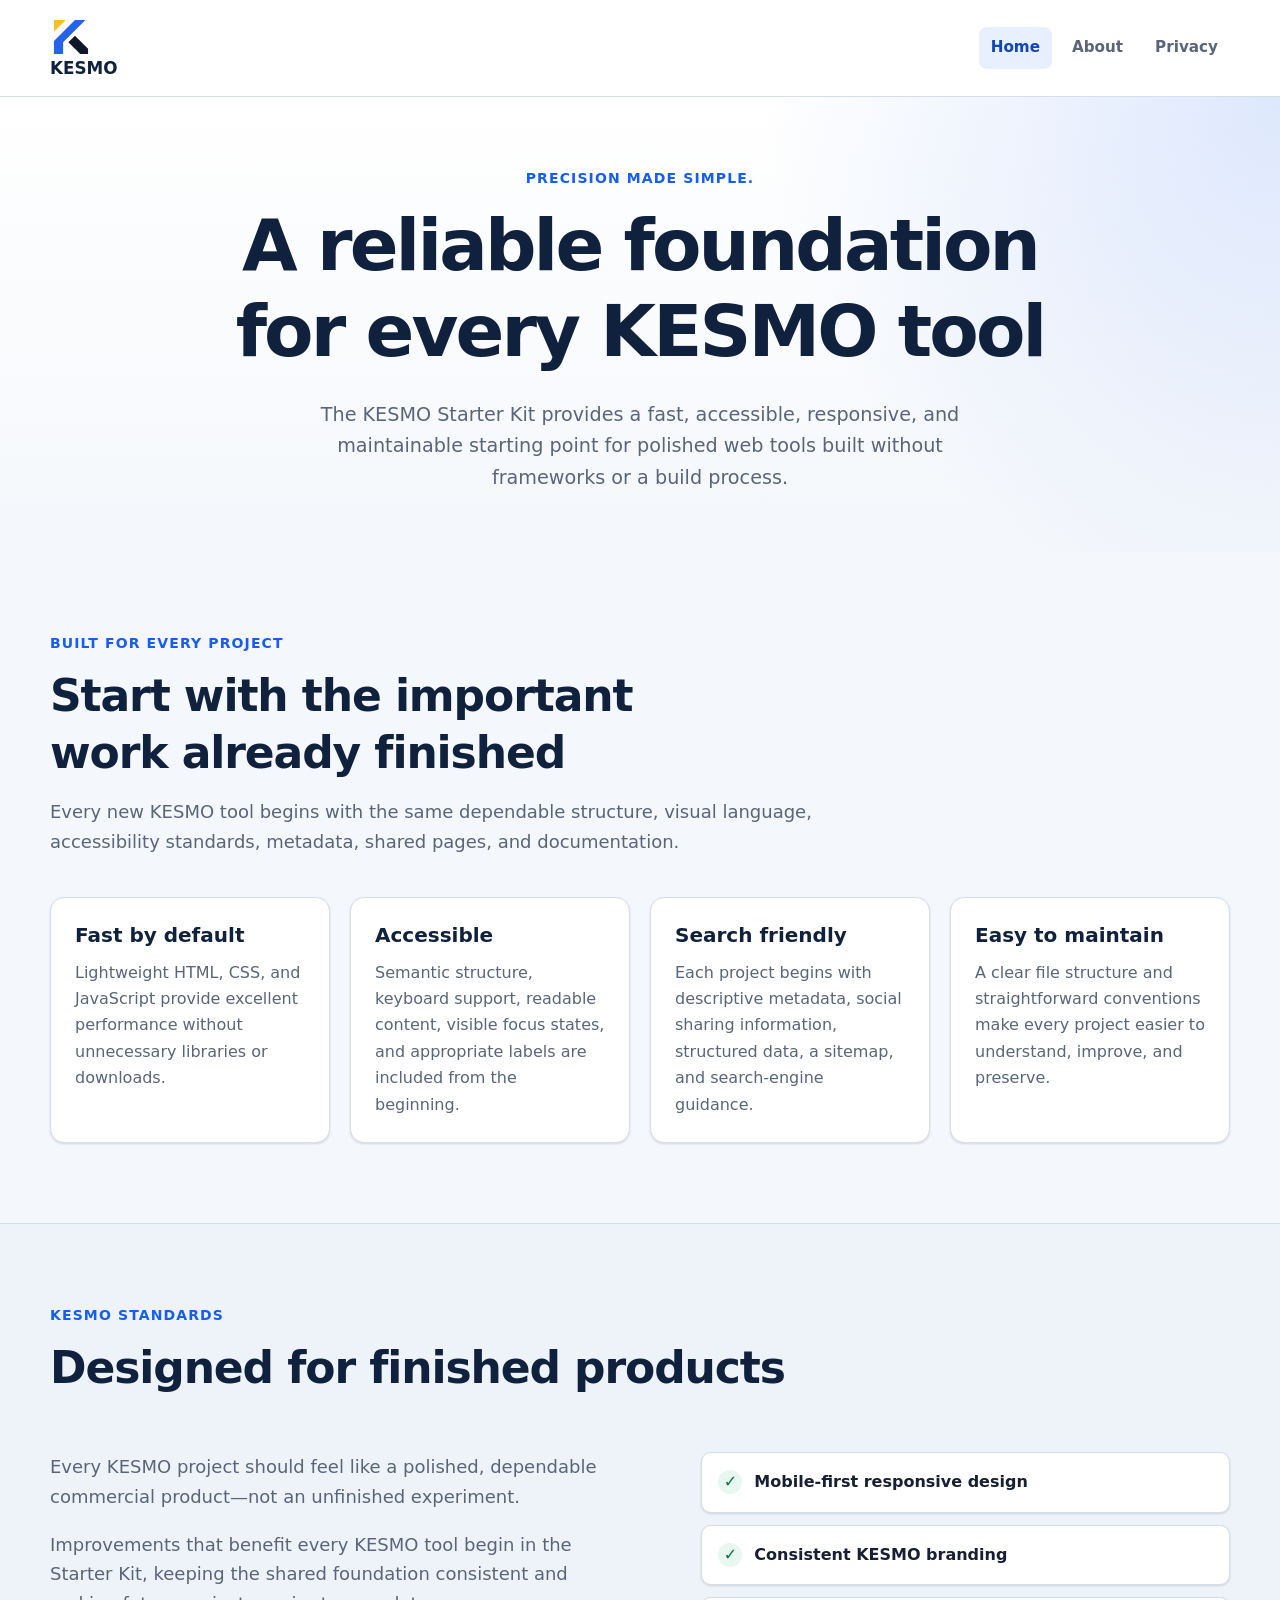
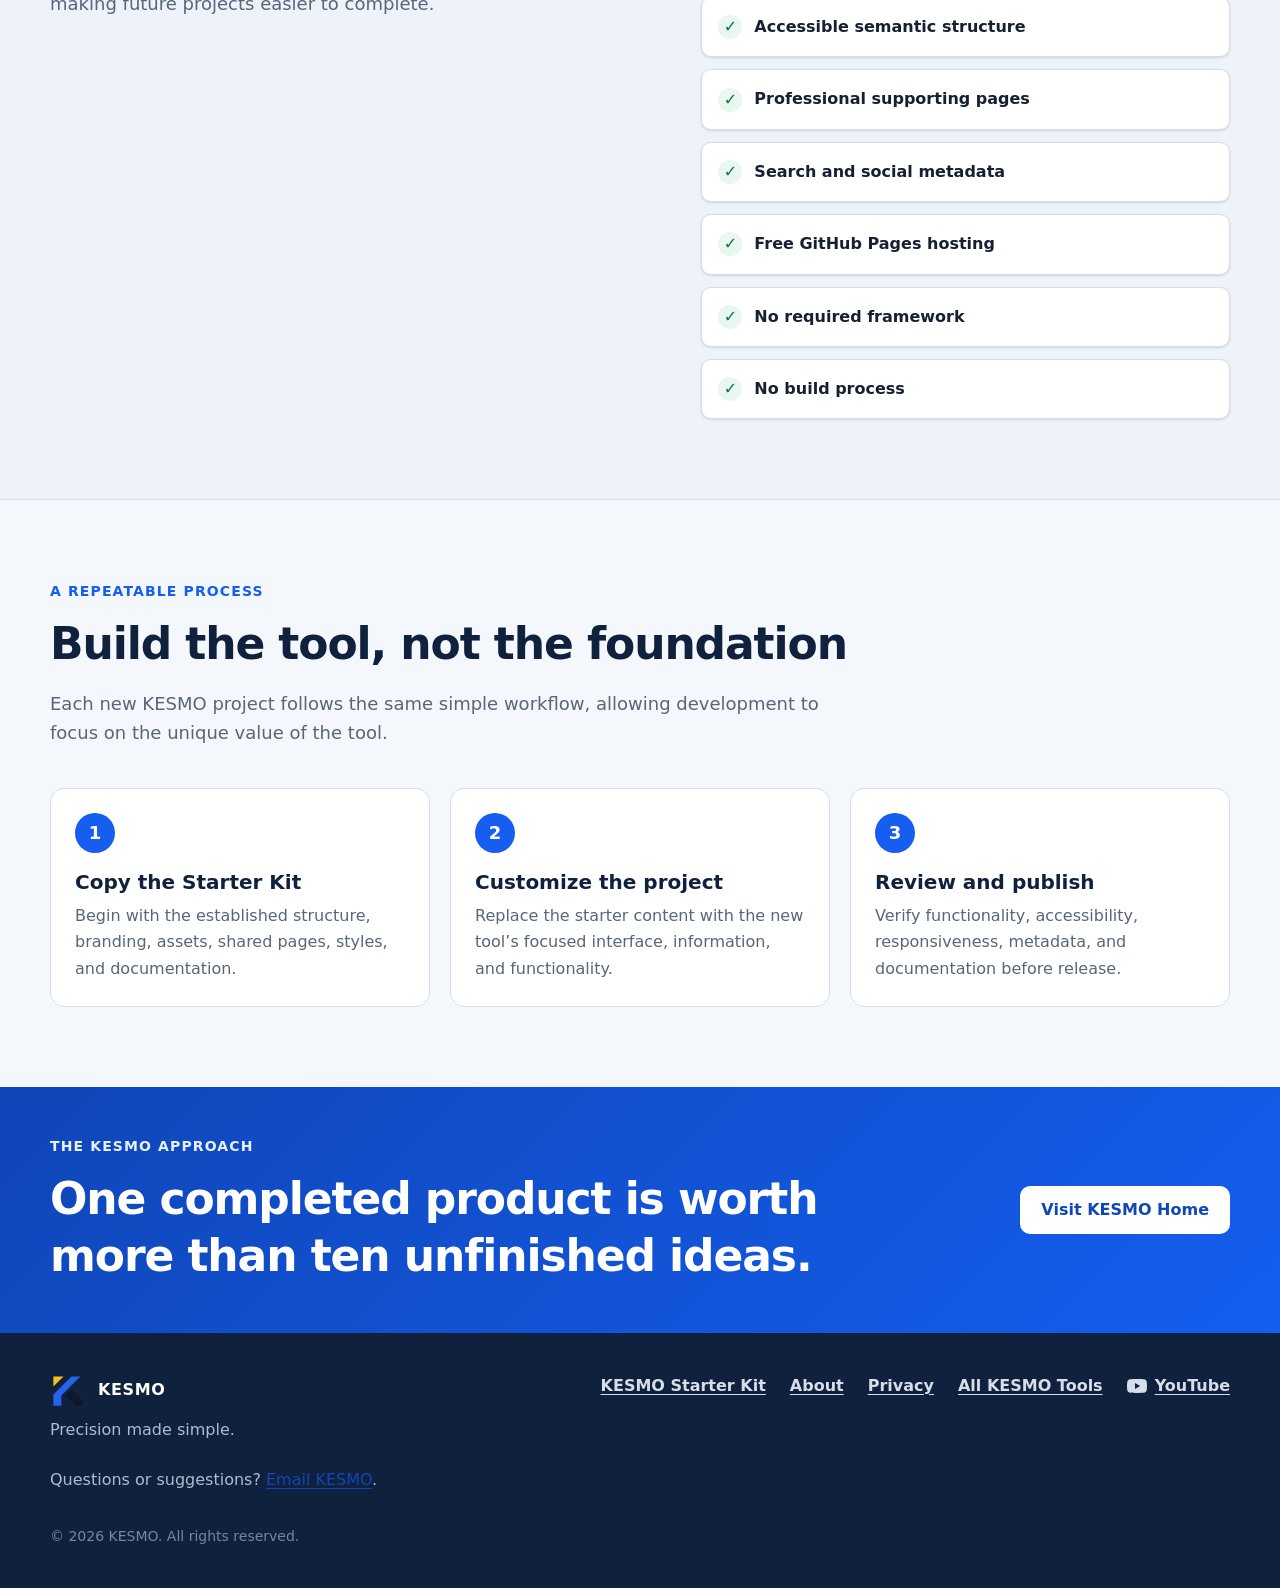
<file: index.html>
<!DOCTYPE html>
<html lang="en">
<head>
  <meta charset="utf-8">

  <meta
    name="viewport"
    content="width=device-width, initial-scale=1"
  >

    <!-- =========================================================
       KESMO SEARCH AND SOCIAL CONFIGURATION

       When creating a new KESMO tool, update every value in this
       section so the title, description, URLs, social metadata,
       and structured data all describe the published project.

       Do not generate these tags with JavaScript. They should
       remain directly in the HTML <head> so search engines and
       social-sharing services can read them immediately.
       ========================================================= -->

  <title>KESMO Starter Kit | Precision Made Simple</title>

  <meta
    name="description"
    content="The reusable foundation for fast, accessible, professional KESMO web tools built with HTML, CSS, and JavaScript."
  >

  <meta name="author" content="KESMO">
  <meta name="theme-color" content="#0f4c81">

  <!--
    GOOGLE SEARCH CONSOLE VERIFICATION

    Tools published below https://kesmoworks.github.io/ are normally
    covered by the verified root URL-prefix property.

    Only enable this tag when Google Search Console provides a
    verification token specifically for this project or property.

    Keep Google's token exactly as supplied.
  -->

  <!--
  <meta
    name="google-site-verification"
    content="REPLACE_WITH_GOOGLE_VERIFICATION_TOKEN"
  >
  -->

  <link
    rel="canonical"
    href="https://kesmoworks.github.io/kesmo-starter-kit/"
  >

  <meta property="og:type" content="website">
  <meta property="og:site_name" content="KESMO">
  <meta property="og:locale" content="en_US">
  <meta property="og:title" content="KESMO Starter Kit">

  <meta
    property="og:description"
    content="The reusable foundation for fast, accessible, professional KESMO web tools."
  >

  <meta
    property="og:url"
    content="https://kesmoworks.github.io/kesmo-starter-kit/"
  >

  <meta
    property="og:image"
    content="https://kesmoworks.github.io/kesmo-starter-kit/assets/branding/kesmo-social-share.png"
  >

  <meta
    property="og:image:alt"
    content="KESMO — Precision made simple."
  >

  <!-- X continues to use the established Twitter Card metadata names. -->
  <meta name="twitter:card" content="summary_large_image">
  <meta name="twitter:title" content="KESMO Starter Kit">

  <meta
    name="twitter:description"
    content="The reusable foundation for fast, accessible, professional KESMO web tools."
  >

  <meta
    name="twitter:image"
    content="https://kesmoworks.github.io/kesmo-starter-kit/assets/branding/kesmo-social-share.png"
  >

  <meta
    name="twitter:image:alt"
    content="KESMO — Precision made simple."
  >

  <link
    rel="icon"
    href="assets/branding/favicon.svg"
    type="image/svg+xml"
  >

  <link rel="stylesheet" href="styles.css">

  <script type="application/ld+json">
    {
      "@context": "https://schema.org",
      "@type": "WebSite",
      "name": "KESMO Starter Kit",
      "description": "The reusable foundation for fast, accessible, professional KESMO web tools.",
      "url": "https://kesmoworks.github.io/kesmo-starter-kit/",
      "publisher": {
        "@type": "Organization",
        "name": "KESMO",
        "url": "https://kesmoworks.github.io/",
        "logo": {
          "@type": "ImageObject",
          "url": "https://kesmoworks.github.io/kesmo-starter-kit/assets/branding/logo.svg"
        }
      }
    }
  </script>

  <script src="components.js" defer></script>
  <script src="script.js" defer></script>
  
</head>

<body>
  <div id="site-header"></div>

  <main id="main-content">
       <div
      id="page-hero"
      data-eyebrow="Precision made simple."
      data-title="A reliable foundation for every KESMO tool"
      data-description="The KESMO Starter Kit provides a fast, accessible, responsive, and maintainable starting point for polished web tools built without frameworks or a build process."
    ></div>

    <section
      id="foundation"
      class="content-section"
      aria-labelledby="foundation-heading"
    >
      <div class="page-container content-container">
        <div class="section-heading">
          <p class="section-label">
            Built for every project
          </p>

          <h2 id="foundation-heading">
            Start with the important work already finished
          </h2>

          <p>
            Every new KESMO tool begins with the same dependable
            structure, visual language, accessibility standards,
            metadata, shared pages, and documentation.
          </p>
        </div>

        <div class="feature-grid">
          <article class="feature-card">
            <h3>
              Fast by default
            </h3>

            <p>
              Lightweight HTML, CSS, and JavaScript provide excellent
              performance without unnecessary libraries or downloads.
            </p>
          </article>

          <article class="feature-card">
            <h3>
              Accessible
            </h3>

            <p>
              Semantic structure, keyboard support, readable content,
              visible focus states, and appropriate labels are included
              from the beginning.
            </p>
          </article>

          <article class="feature-card">
            <h3>
              Search friendly
            </h3>

            <p>
              Each project begins with descriptive metadata, social
              sharing information, structured data, a sitemap, and
              search-engine guidance.
            </p>
          </article>

          <article class="feature-card">
            <h3>
              Easy to maintain
            </h3>

            <p>
              A clear file structure and straightforward conventions
              make every project easier to understand, improve, and
              preserve.
            </p>
          </article>
        </div>
      </div>
    </section>

    <section
      class="content-section alternate-section"
      aria-labelledby="standards-heading"
    >
      <div class="page-container content-container">
        <div class="section-heading">
          <p class="section-label">
            KESMO standards
          </p>

          <h2 id="standards-heading">
            Designed for finished products
          </h2>
        </div>

        <div class="two-column-layout">
          <div class="prose-content">
            <p>
              Every KESMO project should feel like a polished,
              dependable commercial product—not an unfinished
              experiment.
            </p>

            <p>
              Improvements that benefit every KESMO tool begin in the
              Starter Kit, keeping the shared foundation consistent
              and making future projects easier to complete.
            </p>
          </div>

          <ul class="check-list">
            <li>Mobile-first responsive design</li>
            <li>Consistent KESMO branding</li>
            <li>Accessible semantic structure</li>
            <li>Professional supporting pages</li>
            <li>Search and social metadata</li>
            <li>Free GitHub Pages hosting</li>
            <li>No required framework</li>
            <li>No build process</li>
          </ul>
        </div>
      </div>
    </section>

    <section
      class="content-section"
      aria-labelledby="workflow-heading"
    >
      <div class="page-container content-container">
        <div class="section-heading">
          <p class="section-label">
            A repeatable process
          </p>

          <h2 id="workflow-heading">
            Build the tool, not the foundation
          </h2>

          <p>
            Each new KESMO project follows the same simple workflow,
            allowing development to focus on the unique value of the
            tool.
          </p>
        </div>

        <ol class="step-list">
          <li>
            <span class="step-number" aria-hidden="true">
              1
            </span>

            <div>
              <h3>
                Copy the Starter Kit
              </h3>

              <p>
                Begin with the established structure, branding,
                assets, shared pages, styles, and documentation.
              </p>
            </div>
          </li>

          <li>
            <span class="step-number" aria-hidden="true">
              2
            </span>

            <div>
              <h3>
                Customize the project
              </h3>

              <p>
                Replace the starter content with the new tool’s
                focused interface, information, and functionality.
              </p>
            </div>
          </li>

          <li>
            <span class="step-number" aria-hidden="true">
              3
            </span>

            <div>
              <h3>
                Review and publish
              </h3>

              <p>
                Verify functionality, accessibility, responsiveness,
                metadata, and documentation before release.
              </p>
            </div>
          </li>
        </ol>
      </div>
    </section>

    <section
      class="callout-section"
      aria-labelledby="callout-heading"
    >
      <div class="page-container callout-container">
        <div>
          <p class="section-label">
            The KESMO approach
          </p>

          <h2 id="callout-heading">
            One completed product is worth more than ten unfinished ideas.
          </h2>
        </div>

        <a
          class="button button-light"
          href="https://kesmoworks.github.io/"
        >
          Visit KESMO Home
        </a>
      </div>
    </section>
  </main>

  <div id="site-footer"></div>

  <noscript>
    <div class="noscript-message">
      This website works without JavaScript, but some optional
      enhancements may be unavailable.
    </div>
  </noscript>
</body>
</html>
</file>
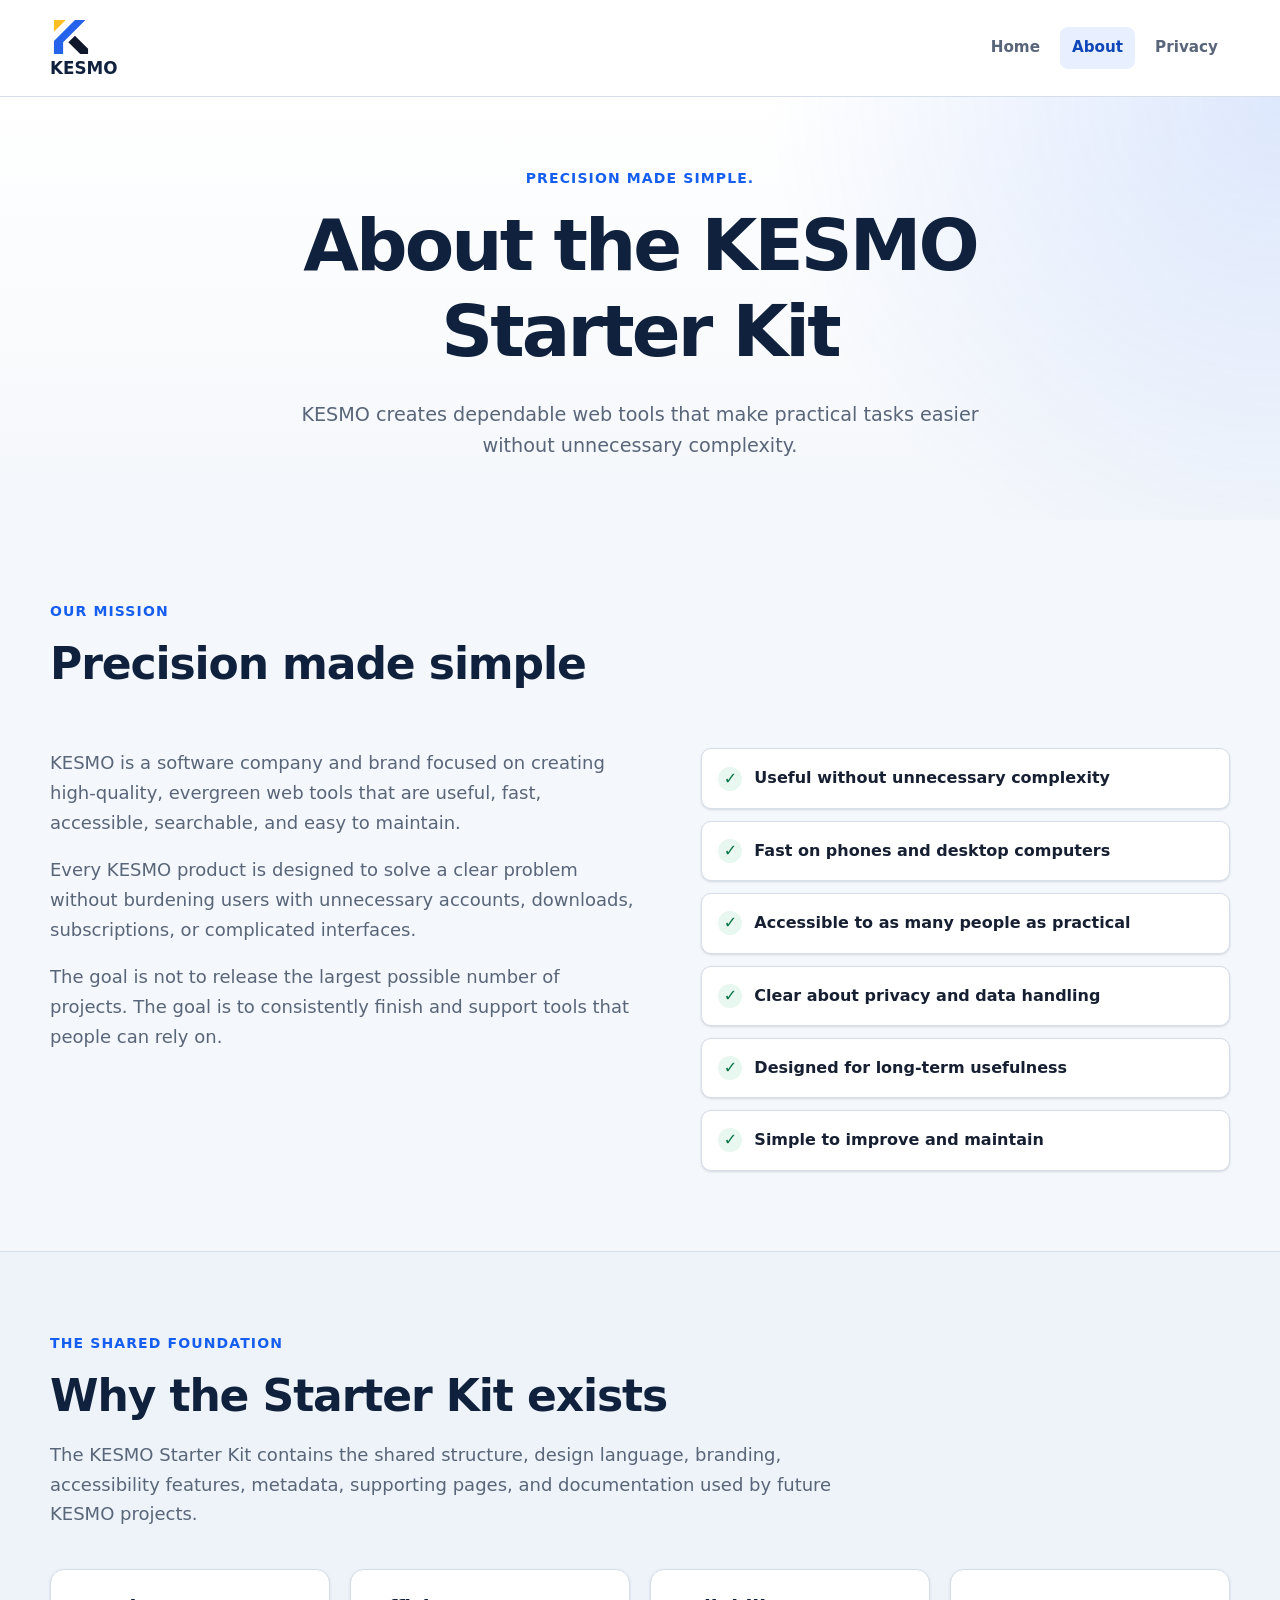
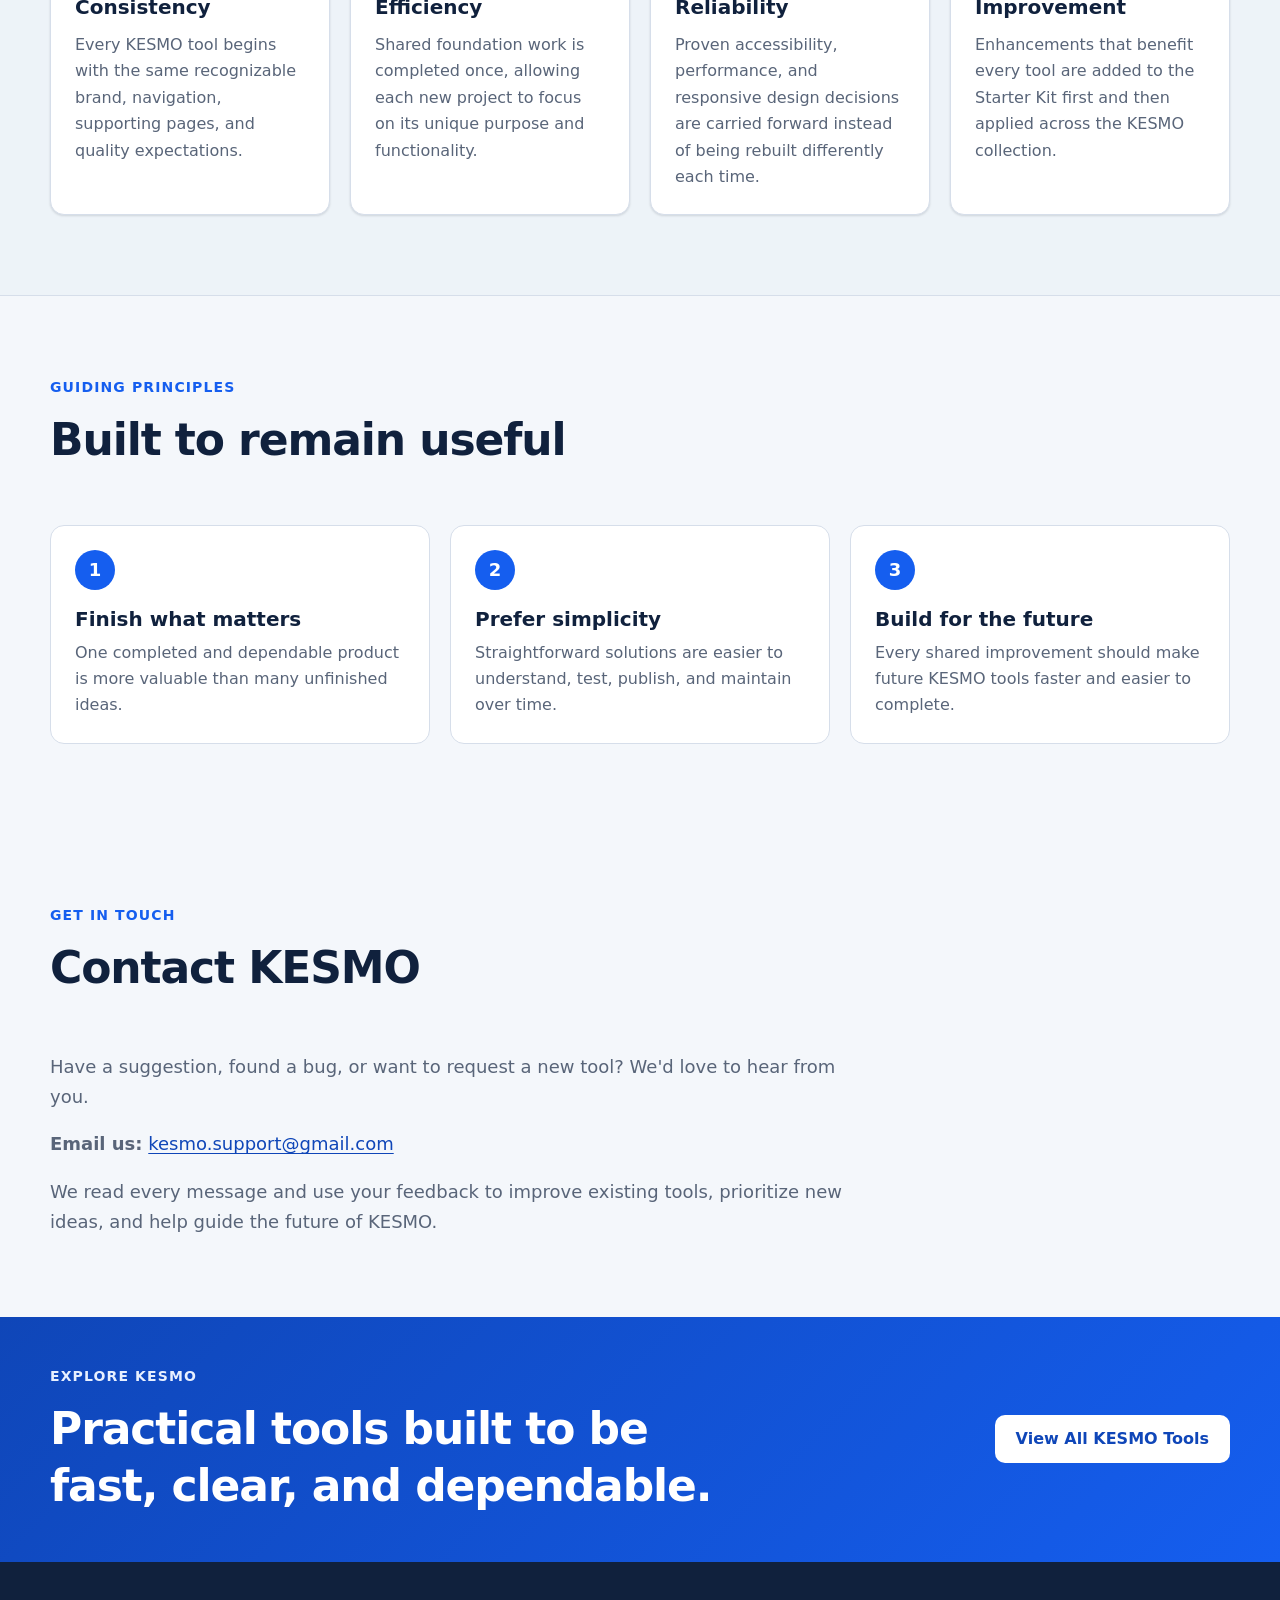
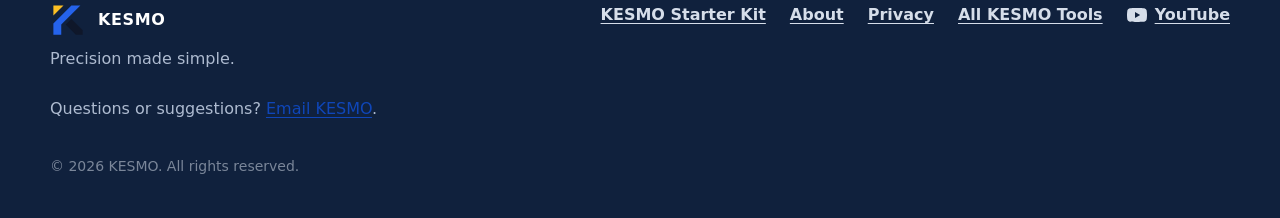
<file: about.html>
<!DOCTYPE html>
<html lang="en">
<head>
  <meta charset="utf-8">

  <meta
    name="viewport"
    content="width=device-width, initial-scale=1"
  >

  <title>About | KESMO Starter Kit</title>

  <meta
    name="description"
    content="Learn about KESMO, the principles behind the KESMO Starter Kit, and the shared foundation used to build dependable web tools."
  >

  <meta name="author" content="KESMO">
  <meta name="theme-color" content="#155eef">

  <link
    rel="canonical"
    href="https://kesmoworks.github.io/KESMO-Starter-Kit/about.html"
  >

  <meta property="og:type" content="website">
  <meta property="og:site_name" content="KESMO">
  <meta property="og:locale" content="en_US">
  <meta property="og:title" content="About | KESMO Starter Kit">

  <meta
    property="og:description"
    content="Learn about KESMO and the reusable foundation behind every KESMO web tool."
  >

  <meta
    property="og:url"
    content="https://kesmoworks.github.io/KESMO-Starter-Kit/about.html"
  >

  <meta
    property="og:image"
    content="https://kesmoworks.github.io/KESMO-Starter-Kit/assets/branding/kesmo-social-share.png"
  >

  <meta
    property="og:image:alt"
    content="KESMO — Precision made simple."
  >

  <!-- X continues to use the established Twitter Card metadata names. -->
  <meta name="twitter:card" content="summary_large_image">
  <meta name="twitter:title" content="About | KESMO Starter Kit">

  <meta
    name="twitter:description"
    content="Learn about KESMO and the reusable foundation behind every KESMO web tool."
  >

  <meta
    name="twitter:image"
    content="https://kesmoworks.github.io/KESMO-Starter-Kit/assets/branding/kesmo-social-share.png"
  >

  <meta
    name="twitter:image:alt"
    content="KESMO — Precision made simple."
  >

  <link
    rel="icon"
    href="assets/branding/favicon.svg"
    type="image/svg+xml"
  >

  <link rel="stylesheet" href="styles.css">

  <script type="application/ld+json">
    {
      "@context": "https://schema.org",
      "@type": "AboutPage",
      "name": "About KESMO Starter Kit",
      "description": "Information about KESMO and the reusable foundation behind KESMO web tools.",
      "url": "https://kesmoworks.github.io/KESMO-Starter-Kit/about.html",
      "isPartOf": {
        "@type": "WebSite",
        "name": "KESMO Starter Kit",
        "url": "https://kesmoworks.github.io/KESMO-Starter-Kit/"
      },
      "about": {
        "@type": "Organization",
        "name": "KESMO",
        "url": "https://kesmoworks.github.io/"
      }
    }
  </script>

  <script src="components.js" defer></script>
  <script src="script.js" defer></script>
</head>

<body>
  <div id="site-header"></div>

  <main id="main-content">
    <div
  id="page-hero"
  data-eyebrow="Precision made simple."
  data-title="About the KESMO Starter Kit"
  data-description="KESMO creates dependable web tools that make practical tasks easier without unnecessary complexity."
></div>

    <section
      class="content-section"
      aria-labelledby="mission-heading"
    >
      <div class="page-container content-container">
        <div class="section-heading">
          <p class="section-label">
            Our mission
          </p>

          <h2 id="mission-heading">
            Precision made simple
          </h2>
        </div>

        <div class="two-column-layout">
          <div class="prose-content">
            <p>
              KESMO is a software company and brand focused on
              creating high-quality, evergreen web tools that are
              useful, fast, accessible, searchable, and easy to
              maintain.
            </p>

            <p>
              Every KESMO product is designed to solve a clear
              problem without burdening users with unnecessary
              accounts, downloads, subscriptions, or complicated
              interfaces.
            </p>

            <p>
              The goal is not to release the largest possible number
              of projects. The goal is to consistently finish and
              support tools that people can rely on.
            </p>
          </div>

          <ul class="check-list">
            <li>Useful without unnecessary complexity</li>
            <li>Fast on phones and desktop computers</li>
            <li>Accessible to as many people as practical</li>
            <li>Clear about privacy and data handling</li>
            <li>Designed for long-term usefulness</li>
            <li>Simple to improve and maintain</li>
          </ul>
        </div>
      </div>
    </section>

    <section
      class="content-section alternate-section"
      aria-labelledby="starter-kit-heading"
    >
      <div class="page-container content-container">
        <div class="section-heading">
          <p class="section-label">
            The shared foundation
          </p>

          <h2 id="starter-kit-heading">
            Why the Starter Kit exists
          </h2>

          <p>
            The KESMO Starter Kit contains the shared structure,
            design language, branding, accessibility features,
            metadata, supporting pages, and documentation used by
            future KESMO projects.
          </p>
        </div>

        <div class="feature-grid">
          <article class="feature-card">
            <h3>
              Consistency
            </h3>

            <p>
              Every KESMO tool begins with the same recognizable
              brand, navigation, supporting pages, and quality
              expectations.
            </p>
          </article>

          <article class="feature-card">
            <h3>
              Efficiency
            </h3>

            <p>
              Shared foundation work is completed once, allowing
              each new project to focus on its unique purpose and
              functionality.
            </p>
          </article>

          <article class="feature-card">
            <h3>
              Reliability
            </h3>

            <p>
              Proven accessibility, performance, and responsive
              design decisions are carried forward instead of being
              rebuilt differently each time.
            </p>
          </article>

          <article class="feature-card">
            <h3>
              Improvement
            </h3>

            <p>
              Enhancements that benefit every tool are added to the
              Starter Kit first and then applied across the KESMO
              collection.
            </p>
          </article>
        </div>
      </div>
    </section>

    <section
      class="content-section"
      aria-labelledby="principles-heading"
    >
      <div class="page-container content-container">
        <div class="section-heading">
          <p class="section-label">
            Guiding principles
          </p>

          <h2 id="principles-heading">
            Built to remain useful
          </h2>
        </div>

        <ol class="step-list">
          <li>
            <span class="step-number" aria-hidden="true">
              1
            </span>

            <div>
              <h3>
                Finish what matters
              </h3>

              <p>
                One completed and dependable product is more
                valuable than many unfinished ideas.
              </p>
            </div>
          </li>

          <li>
            <span class="step-number" aria-hidden="true">
              2
            </span>

            <div>
              <h3>
                Prefer simplicity
              </h3>

              <p>
                Straightforward solutions are easier to understand,
                test, publish, and maintain over time.
              </p>
            </div>
          </li>

          <li>
            <span class="step-number" aria-hidden="true">
              3
            </span>

            <div>
              <h3>
                Build for the future
              </h3>

              <p>
                Every shared improvement should make future KESMO
                tools faster and easier to complete.
              </p>
            </div>
          </li>
        </ol>
      </div>
    </section>

    <section
  class="content-section"
  aria-labelledby="contact-heading"
>
  <div class="page-container content-container">
    <div class="section-heading">
      <p class="section-label">
        Get in touch
      </p>

      <h2 id="contact-heading">
        Contact KESMO
      </h2>
    </div>

    <div class="prose-content">
      <p>
        Have a suggestion, found a bug, or want to request a new tool?
        We'd love to hear from you.
      </p>

      <p>
        <strong>Email us:</strong>
        <a href="mailto:kesmo.support@gmail.com">
          kesmo.support@gmail.com
        </a>
      </p>

      <p>
        We read every message and use your feedback to improve existing
        tools, prioritize new ideas, and help guide the future of KESMO.
      </p>
    </div>
  </div>
</section>

<section
  class="callout-section"
  aria-labelledby="callout-heading"
>
  <div class="page-container callout-container">
    <div>
      <p class="section-label">
        Explore KESMO
      </p>

      <h2 id="callout-heading">
        Practical tools built to be fast, clear, and dependable.
      </h2>
    </div>

    <a
      class="button button-light"
      href="https://kesmoworks.github.io/"
    >
      View All KESMO Tools
    </a>
  </div>
</section>
  </main>

  <div id="site-footer"></div>

  <noscript>
    <div class="noscript-message">
      Shared navigation requires JavaScript. You can return directly
      to the <a href="index.html">project homepage</a>.
    </div>
  </noscript>
</body>
</html>
</file>
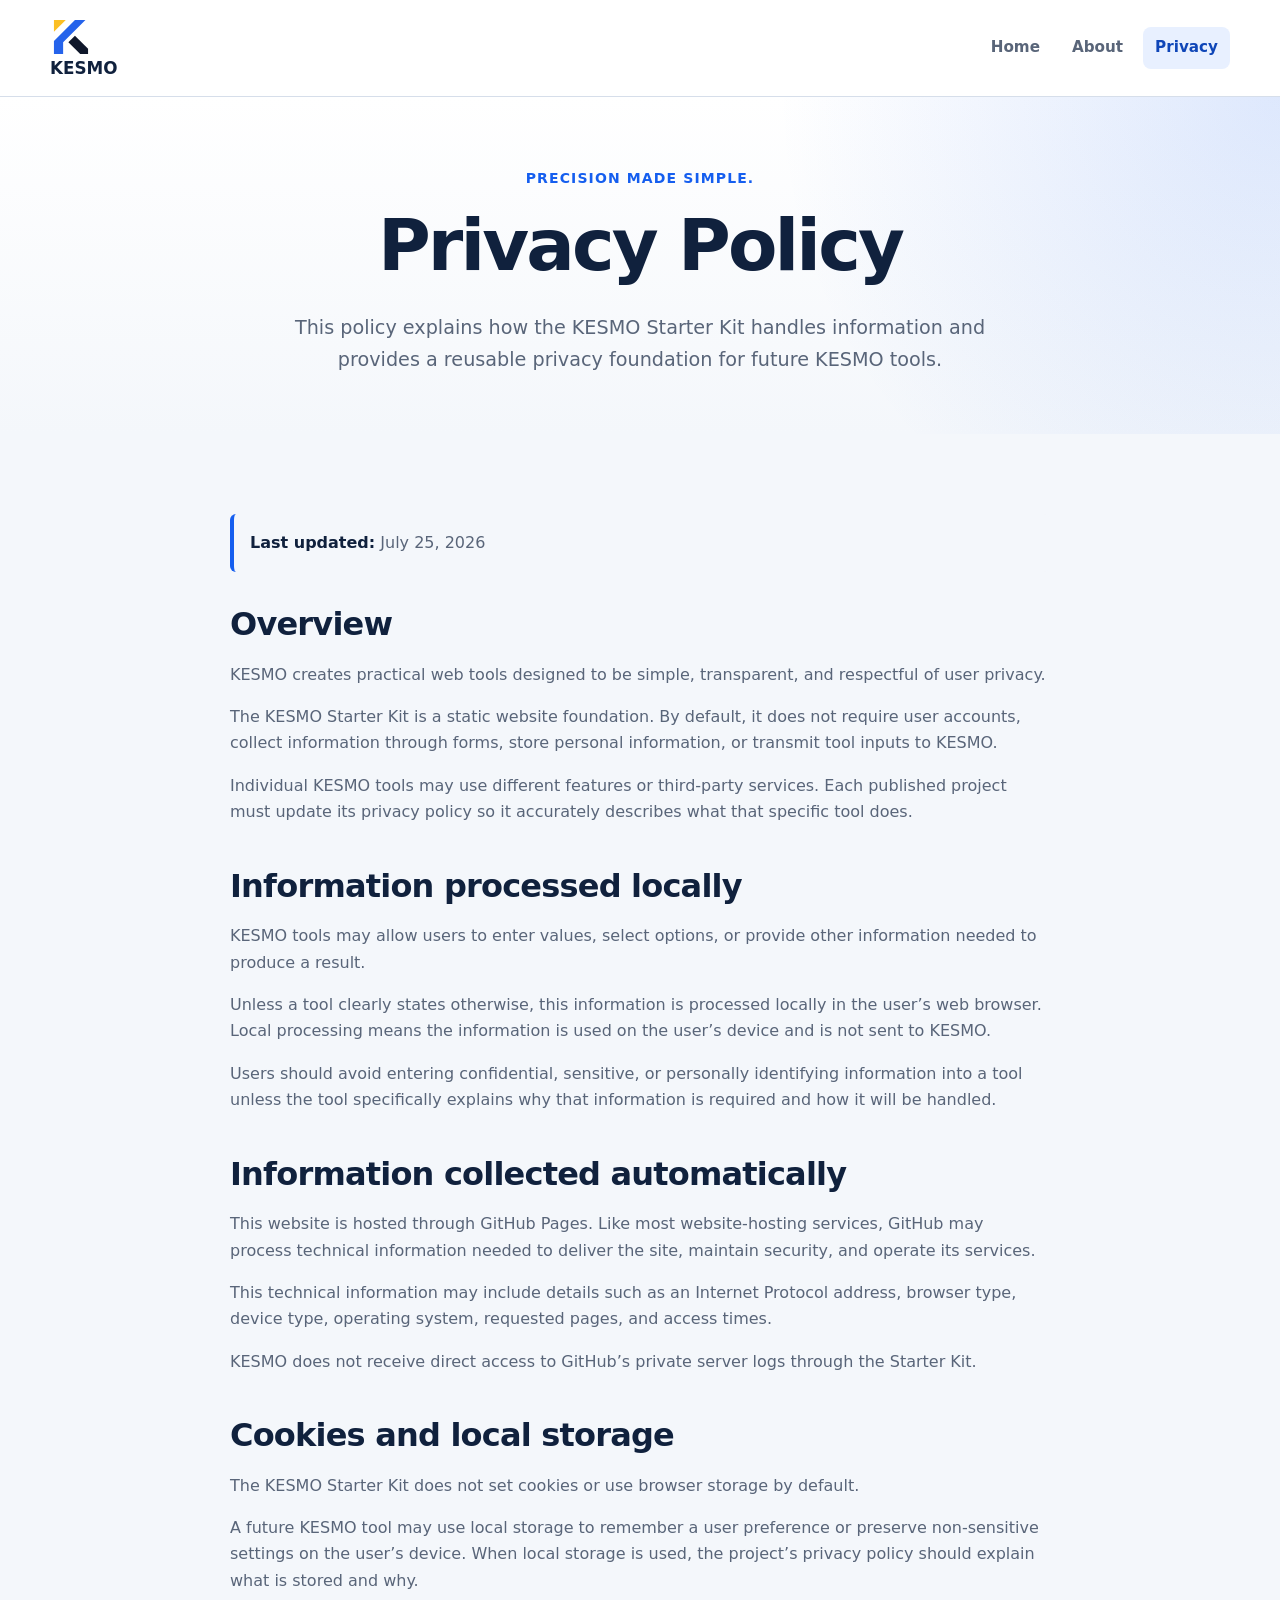
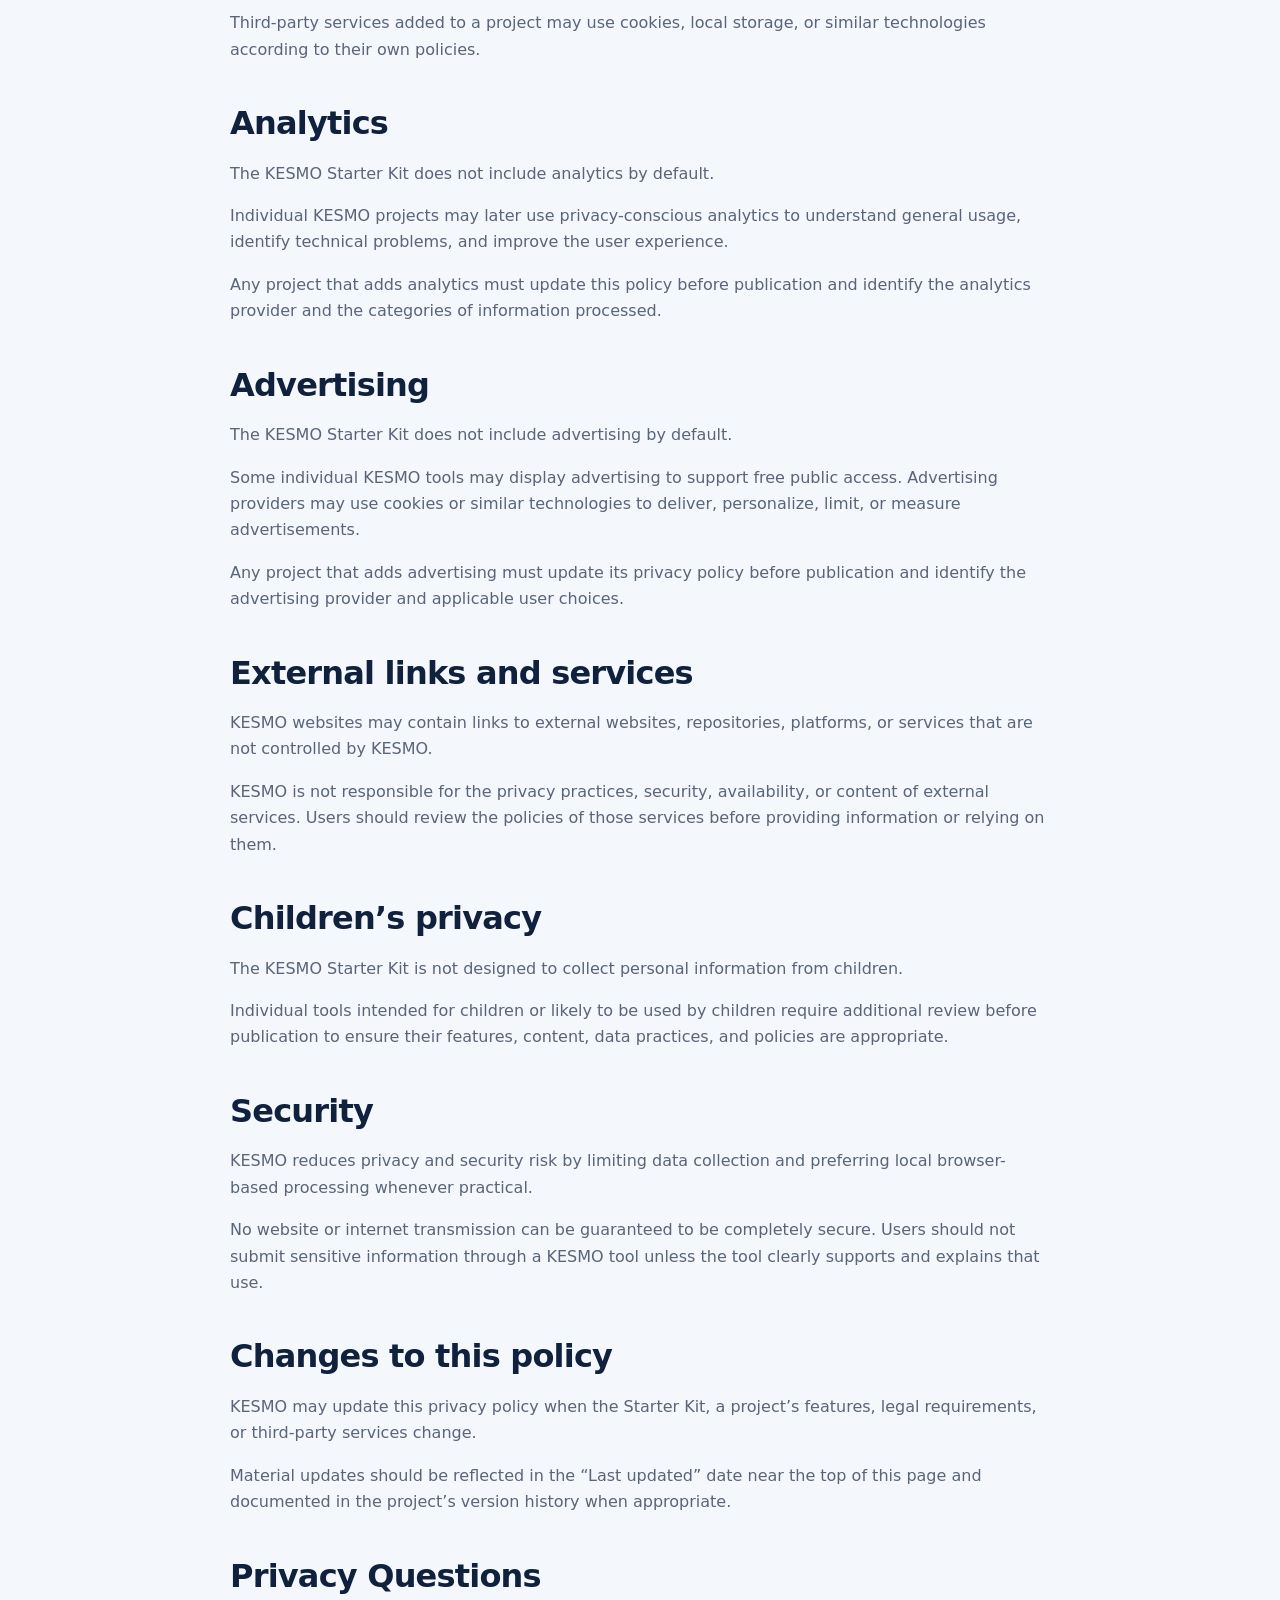
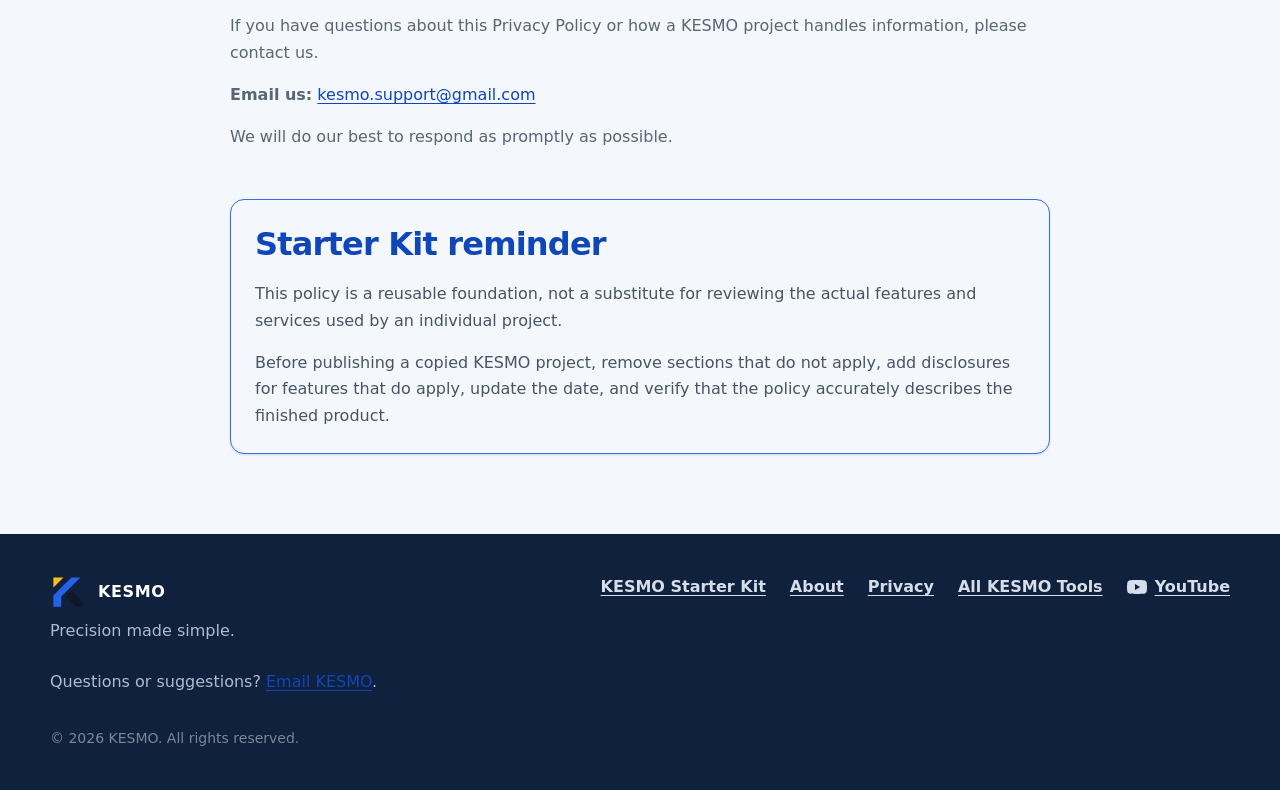
<file: privacy.html>
<!DOCTYPE html>
<html lang="en">
<head>
  <meta charset="utf-8">

  <meta
    name="viewport"
    content="width=device-width, initial-scale=1"
  >

  <title>Privacy Policy | KESMO Starter Kit</title>

  <meta
    name="description"
    content="Read the privacy policy for the KESMO Starter Kit and learn how KESMO approaches local processing, data collection, analytics, advertising, and external services."
  >

  <meta name="author" content="KESMO">
  <meta name="theme-color" content="#155eef">

  <link
    rel="canonical"
    href="https://kesmoworks.github.io/KESMO-Starter-Kit/privacy.html"
  >

  <meta property="og:type" content="website">
  <meta property="og:site_name" content="KESMO">
  <meta property="og:locale" content="en_US">
  <meta
    property="og:title"
    content="Privacy Policy | KESMO Starter Kit"
  >

  <meta
    property="og:description"
    content="Learn how the KESMO Starter Kit approaches privacy, local processing, analytics, advertising, and external services."
  >

  <meta
    property="og:url"
    content="https://kesmoworks.github.io/KESMO-Starter-Kit/privacy.html"
  >

  <meta
    property="og:image"
    content="https://kesmoworks.github.io/KESMO-Starter-Kit/assets/branding/kesmo-social-share.png"
  >

  <meta
    property="og:image:alt"
    content="KESMO — Precision made simple."
  >

  <!-- X continues to use the established Twitter Card metadata names. -->
  <meta name="twitter:card" content="summary_large_image">

  <meta
    name="twitter:title"
    content="Privacy Policy | KESMO Starter Kit"
  >

  <meta
    name="twitter:description"
    content="Learn how the KESMO Starter Kit approaches privacy, local processing, analytics, advertising, and external services."
  >

  <meta
    name="twitter:image"
    content="https://kesmoworks.github.io/KESMO-Starter-Kit/assets/branding/kesmo-social-share.png"
  >

  <meta
    name="twitter:image:alt"
    content="KESMO — Precision made simple."
  >

  <link
    rel="icon"
    href="assets/branding/favicon.svg"
    type="image/svg+xml"
  >

  <link rel="stylesheet" href="styles.css">

  <script type="application/ld+json">
    {
      "@context": "https://schema.org",
      "@type": "WebPage",
      "name": "Privacy Policy",
      "description": "Privacy information for the KESMO Starter Kit.",
      "url": "https://kesmoworks.github.io/KESMO-Starter-Kit/privacy.html",
      "isPartOf": {
        "@type": "WebSite",
        "name": "KESMO Starter Kit",
        "url": "https://kesmoworks.github.io/KESMO-Starter-Kit/"
      },
      "publisher": {
        "@type": "Organization",
        "name": "KESMO",
        "url": "https://kesmoworks.github.io/"
      }
    }
  </script>

  <script src="components.js" defer></script>
  <script src="script.js" defer></script>
</head>

<body>
  <div id="site-header"></div>

  <main id="main-content">
    <div
  id="page-hero"
  data-eyebrow="Precision made simple."
  data-title="Privacy Policy"
  data-description="This policy explains how the KESMO Starter Kit handles information and provides a reusable privacy foundation for future KESMO tools."
></div>

    <section class="content-section">
      <div class="page-container">
        <article class="legal-content">
          <p class="legal-updated">
            <strong>Last updated:</strong>
            July 25, 2026
          </p>

          <section aria-labelledby="overview-heading">
            <h2 id="overview-heading">
              Overview
            </h2>

            <p>
              KESMO creates practical web tools designed to be simple,
              transparent, and respectful of user privacy.
            </p>

            <p>
              The KESMO Starter Kit is a static website foundation.
              By default, it does not require user accounts, collect
              information through forms, store personal information,
              or transmit tool inputs to KESMO.
            </p>

            <p>
              Individual KESMO tools may use different features or
              third-party services. Each published project must update
              its privacy policy so it accurately describes what that
              specific tool does.
            </p>
          </section>

          <section aria-labelledby="local-processing-heading">
            <h2 id="local-processing-heading">
              Information processed locally
            </h2>

            <p>
              KESMO tools may allow users to enter values, select
              options, or provide other information needed to produce
              a result.
            </p>

            <p>
              Unless a tool clearly states otherwise, this information
              is processed locally in the user’s web browser. Local
              processing means the information is used on the user’s
              device and is not sent to KESMO.
            </p>

            <p>
              Users should avoid entering confidential, sensitive, or
              personally identifying information into a tool unless
              the tool specifically explains why that information is
              required and how it will be handled.
            </p>
          </section>

          <section aria-labelledby="automatic-information-heading">
            <h2 id="automatic-information-heading">
              Information collected automatically
            </h2>

            <p>
              This website is hosted through GitHub Pages. Like most
              website-hosting services, GitHub may process technical
              information needed to deliver the site, maintain
              security, and operate its services.
            </p>

            <p>
              This technical information may include details such as
              an Internet Protocol address, browser type, device type,
              operating system, requested pages, and access times.
            </p>

            <p>
              KESMO does not receive direct access to GitHub’s private
              server logs through the Starter Kit.
            </p>
          </section>

          <section aria-labelledby="cookies-heading">
            <h2 id="cookies-heading">
              Cookies and local storage
            </h2>

            <p>
              The KESMO Starter Kit does not set cookies or use browser
              storage by default.
            </p>

            <p>
              A future KESMO tool may use local storage to remember a
              user preference or preserve non-sensitive settings on
              the user’s device. When local storage is used, the
              project’s privacy policy should explain what is stored
              and why.
            </p>

            <p>
              Third-party services added to a project may use cookies,
              local storage, or similar technologies according to
              their own policies.
            </p>
          </section>

          <section aria-labelledby="analytics-heading">
            <h2 id="analytics-heading">
              Analytics
            </h2>

            <p>
              The KESMO Starter Kit does not include analytics by
              default.
            </p>

            <p>
              Individual KESMO projects may later use privacy-conscious
              analytics to understand general usage, identify technical
              problems, and improve the user experience.
            </p>

            <p>
              Any project that adds analytics must update this policy
              before publication and identify the analytics provider
              and the categories of information processed.
            </p>
          </section>

          <section aria-labelledby="advertising-heading">
            <h2 id="advertising-heading">
              Advertising
            </h2>

            <p>
              The KESMO Starter Kit does not include advertising by
              default.
            </p>

            <p>
              Some individual KESMO tools may display advertising to
              support free public access. Advertising providers may
              use cookies or similar technologies to deliver,
              personalize, limit, or measure advertisements.
            </p>

            <p>
              Any project that adds advertising must update its
              privacy policy before publication and identify the
              advertising provider and applicable user choices.
            </p>
          </section>

          <section aria-labelledby="external-links-heading">
            <h2 id="external-links-heading">
              External links and services
            </h2>

            <p>
              KESMO websites may contain links to external websites,
              repositories, platforms, or services that are not
              controlled by KESMO.
            </p>

            <p>
              KESMO is not responsible for the privacy practices,
              security, availability, or content of external services.
              Users should review the policies of those services
              before providing information or relying on them.
            </p>
          </section>

          <section aria-labelledby="children-heading">
            <h2 id="children-heading">
              Children’s privacy
            </h2>

            <p>
              The KESMO Starter Kit is not designed to collect personal
              information from children.
            </p>

            <p>
              Individual tools intended for children or likely to be
              used by children require additional review before
              publication to ensure their features, content, data
              practices, and policies are appropriate.
            </p>
          </section>

          <section aria-labelledby="security-heading">
            <h2 id="security-heading">
              Security
            </h2>

            <p>
              KESMO reduces privacy and security risk by limiting data
              collection and preferring local browser-based processing
              whenever practical.
            </p>

            <p>
              No website or internet transmission can be guaranteed to
              be completely secure. Users should not submit sensitive
              information through a KESMO tool unless the tool clearly
              supports and explains that use.
            </p>
          </section>

          <section aria-labelledby="changes-heading">
            <h2 id="changes-heading">
              Changes to this policy
            </h2>

            <p>
              KESMO may update this privacy policy when the Starter Kit,
              a project’s features, legal requirements, or third-party
              services change.
            </p>

            <p>
              Material updates should be reflected in the “Last
              updated” date near the top of this page and documented
              in the project’s version history when appropriate.
            </p>
          </section>

          <section aria-labelledby="contact-heading">
  <h2 id="contact-heading">
    Privacy Questions
  </h2>

  <p>
    If you have questions about this Privacy Policy or how a KESMO
    project handles information, please contact us.
  </p>

  <p>
  <strong>Email us:</strong>
  <a href="mailto:kesmo.support@gmail.com">
    kesmo.support@gmail.com
  </a>
</p>

  <p>
    We will do our best to respond as promptly as possible.
  </p>
</section>

          <aside
            class="legal-notice"
            aria-labelledby="template-notice-heading"
          >
            <h2 id="template-notice-heading">
              Starter Kit reminder
            </h2>

            <p>
              This policy is a reusable foundation, not a substitute
              for reviewing the actual features and services used by
              an individual project.
            </p>

            <p>
              Before publishing a copied KESMO project, remove sections
              that do not apply, add disclosures for features that do
              apply, update the date, and verify that the policy
              accurately describes the finished product.
            </p>
          </aside>
        </article>
      </div>
    </section>
  </main>

  <div id="site-footer"></div>

  <noscript>
    <div class="noscript-message">
      Shared navigation requires JavaScript. You can return directly
      to the <a href="index.html">project homepage</a>.
    </div>
  </noscript>
</body>
</html>
</file>
<file: styles.css>
/*
  KESMO Starter Kit
  Version: 1.2.0

  Shared design system for KESMO web tools.
*/

/* =========================================================
   1. Design tokens
   ========================================================= */

:root {
  --color-brand-900: #0f46b8;
  --color-brand-800: #155eef;
  --color-brand-700: #155eef;
  --color-brand-600: #2f6ff0;
  --color-brand-100: #e8f0ff;
  --color-brand-050: #f4f7fb;

  --color-slate-950: #10213d;
  --color-slate-900: #172033;
  --color-slate-800: #344054;
  --color-slate-700: #475467;
  --color-slate-600: #596579;
  --color-slate-500: #7a8699;
  --color-slate-300: #aebbd0;
  --color-slate-200: #d6deea;
  --color-slate-100: #e2e8f0;
  --color-slate-050: #edf3f8;

  --color-white: #ffffff;
  --color-black: #000000;

  --color-success-700: #087443;
  --color-success-100: #e8f7ef;

  --color-warning-700: #8a4b08;
  --color-warning-100: #fff6e5;

  --color-error-700: #b42318;
  --color-error-100: #fff0ee;

  --color-page-background: #f4f7fb;
  --color-surface: #ffffff;
  --color-surface-subtle: #edf3f8;
  --color-surface-brand: var(--color-brand-800);

  --color-text: #172033;
  --color-text-muted: #596579;
  --color-text-light: var(--color-white);
  --color-link: #0f46b8;
  --color-link-hover: #155eef;
  --color-border: #d6deea;
  --color-focus: #6f9cff;

  --font-family-sans:
    Inter,
    ui-sans-serif,
    system-ui,
    -apple-system,
    BlinkMacSystemFont,
    "Segoe UI",
    sans-serif;

  --font-size-xs: 0.75rem;
  --font-size-sm: 0.875rem;
  --font-size-base: 1rem;
  --font-size-lg: 1.125rem;
  --font-size-xl: 1.25rem;
  --font-size-2xl: 1.5rem;
  --font-size-3xl: 1.875rem;
  --font-size-4xl: 2.25rem;
  --font-size-5xl: 3rem;

  --line-height-tight: 1.2;
  --line-height-heading: 1.3;
  --line-height-body: 1.65;

  --font-weight-normal: 400;
  --font-weight-medium: 500;
  --font-weight-semibold: 600;
  --font-weight-bold: 700;
  --font-weight-extrabold: 800;

  --space-1: 0.25rem;
  --space-2: 0.5rem;
  --space-3: 0.75rem;
  --space-4: 1rem;
  --space-5: 1.25rem;
  --space-6: 1.5rem;
  --space-8: 2rem;
  --space-10: 2.5rem;
  --space-12: 3rem;
  --space-16: 4rem;
  --space-20: 5rem;

  --radius-sm: 0.375rem;
  --radius-md: 0.625rem;
  --radius-lg: 0.875rem;
  --radius-xl: 1.25rem;
  --radius-pill: 999px;

  --shadow-sm:
    0 1px 2px rgb(15 23 42 / 0.06),
    0 1px 3px rgb(15 23 42 / 0.08);

  --shadow-md:
    0 8px 24px rgb(15 23 42 / 0.08),
    0 2px 8px rgb(15 23 42 / 0.05);

  --shadow-lg:
    0 18px 48px rgb(15 23 42 / 0.12),
    0 8px 18px rgb(15 23 42 / 0.06);

  --content-width: 73.75rem;
  --reading-width: 51.25rem;

  --transition-fast: 150ms ease;
  --transition-standard: 220ms ease;
}

/* =========================================================
   2. Reset and document defaults
   ========================================================= */

*,
*::before,
*::after {
  box-sizing: border-box;
}

html {
  min-width: 20rem;
  scroll-behavior: smooth;
  text-size-adjust: 100%;
}

body {
  min-height: 100vh;
  margin: 0;
  background: var(--color-page-background);
  color: var(--color-text);
  font-family: var(--font-family-sans);
  font-size: var(--font-size-base);
  line-height: var(--line-height-body);
  text-rendering: optimizeLegibility;
  -webkit-font-smoothing: antialiased;
}

main {
  display: block;
}

img,
picture,
svg {
  display: block;
  max-width: 100%;
}

img {
  height: auto;
}

button,
input,
select,
textarea {
  color: inherit;
  font: inherit;
}

button,
a {
  -webkit-tap-highlight-color: transparent;
}

a {
  color: var(--color-link);
  text-decoration-thickness: 0.08em;
  text-underline-offset: 0.18em;
}

a:hover {
  color: var(--color-link-hover);
}

p,
h1,
h2,
h3,
ul,
ol {
  margin-top: 0;
}

p:last-child,
ul:last-child,
ol:last-child {
  margin-bottom: 0;
}

h1,
h2,
h3 {
  color: var(--color-slate-950);
  font-weight: var(--font-weight-bold);
  line-height: var(--line-height-heading);
  text-wrap: balance;
}

h1 {
  margin-bottom: var(--space-6);
  font-size: clamp(2.25rem, 7vw, 4.5rem);
  font-weight: var(--font-weight-extrabold);
  letter-spacing: -0.04em;
  line-height: var(--line-height-tight);
}

h2 {
  margin-bottom: var(--space-4);
  font-size: clamp(1.75rem, 4vw, 2.75rem);
  letter-spacing: -0.025em;
}

h3 {
  margin-bottom: var(--space-3);
  font-size: var(--font-size-xl);
}

::selection {
  background: var(--color-brand-100);
  color: var(--color-brand-900);
}

/* =========================================================
   3. Accessibility
   ========================================================= */

[hidden] {
  display: none !important;
}

.skip-link {
  position: fixed;
  z-index: 1000;
  top: var(--space-3);
  left: var(--space-3);
  padding: var(--space-3) var(--space-4);
  border-radius: var(--radius-md);
  background: var(--color-slate-950);
  color: var(--color-white);
  font-weight: var(--font-weight-semibold);
  text-decoration: none;
  transform: translateY(-200%);
  transition: transform var(--transition-fast);
}

.skip-link:focus {
  color: var(--color-white);
  transform: translateY(0);
}

:focus-visible {
  outline: 3px solid var(--color-focus);
  outline-offset: 3px;
}

:focus:not(:focus-visible) {
  outline: none;
}

/* =========================================================
   4. Shared layout
   ========================================================= */

.page-container {
  width: min(100% - 32px, var(--content-width));
  margin-inline: auto;
}

.content-container {
  display: grid;
  gap: var(--space-10);
}

.content-section {
  padding-block: var(--space-16);
}

.alternate-section {
  background: var(--color-surface-subtle);
  border-block: 1px solid var(--color-border);
}

.section-heading {
  max-width: var(--reading-width);
}

.section-heading > p:not(.section-label) {
  color: var(--color-text-muted);
  font-size: var(--font-size-lg);
}

.section-label,
.eyebrow {
  margin-bottom: var(--space-3);
  color: var(--color-brand-700);
  font-size: var(--font-size-sm);
  font-weight: var(--font-weight-bold);
  letter-spacing: 0.08em;
  text-transform: uppercase;
}

.prose-content {
  max-width: var(--reading-width);
  color: var(--color-text-muted);
  font-size: var(--font-size-lg);
}

/* =========================================================
   5. Header and navigation
   ========================================================= */

.site-header {
  position: relative;
  z-index: 10;
  background: var(--color-surface);
  border-bottom: 1px solid var(--color-border);
}

.site-header .page-container {
  display: flex;
  flex-direction: column;
  gap: 12px;
  padding-block: 16px;
}

.site-name {
  color: var(--color-slate-950);
  font-size: 1.05rem;
  font-weight: var(--font-weight-extrabold);
  line-height: 1.3;
  text-decoration: none;
}

.site-name:hover {
  color: var(--color-brand-900);
}

.site-logo {
  display: block;
  width: 42px;
  height: 42px;
  flex-shrink: 0;
}

.site-navigation {
  display: flex;
  flex-wrap: wrap;
  gap: 8px;
}

.site-navigation a {
  display: inline-flex;
  min-height: 42px;
  align-items: center;
  justify-content: center;
  padding: 8px 12px;
  border-radius: 8px;
  color: var(--color-text-muted);
  font-size: 0.95rem;
  font-weight: var(--font-weight-bold);
  text-decoration: none;
}

.site-navigation a:hover {
  background: var(--color-surface-subtle);
  color: var(--color-slate-950);
}

.site-navigation a[aria-current="page"] {
  background: var(--color-brand-100);
  color: var(--color-brand-900);
}

.footer-site-brand {
  display: inline-flex;
  align-items: center;
  gap: var(--space-3);
  width: fit-content;
  color: var(--color-white);
  font-weight: var(--font-weight-extrabold);
  letter-spacing: 0.04em;
  text-decoration: none;
}

.footer-site-brand:hover {
  color: var(--color-brand-100);
}

/* =========================================================
   6. Hero
   ========================================================= */

.hero-section {
  position: relative;
  overflow: hidden;
  padding-block: 52px 44px;
  background:
    radial-gradient(
      circle at top right,
      rgb(21 94 239 / 0.14),
      transparent 38%
    ),
    linear-gradient(
      180deg,
      #ffffff 0%,
      #f4f7fb 100%
    );
}

.hero-container {
  max-width: 53.75rem;
  text-align: center;
}

.hero-description {
  max-width: 45rem;
  margin-inline: auto;
  margin-bottom: var(--space-8);
  color: var(--color-text-muted);
  font-size: clamp(1rem, 3vw, 1.2rem);
}

.button-group {
  display: flex;
  flex-direction: column;
  gap: var(--space-3);
  align-items: stretch;
  justify-content: center;
}

/* =========================================================
   7. Buttons
   ========================================================= */

.button {
  display: inline-flex;
  min-height: 3rem;
  align-items: center;
  justify-content: center;
  padding: 0.75rem 1.25rem;
  border: 1px solid transparent;
  border-radius: var(--radius-md);
  font-weight: var(--font-weight-bold);
  line-height: 1.25;
  text-align: center;
  text-decoration: none;
  cursor: pointer;
  transition:
    background-color var(--transition-fast),
    border-color var(--transition-fast),
    color var(--transition-fast),
    box-shadow var(--transition-fast),
    transform var(--transition-fast);
}

.button:hover {
  transform: translateY(-1px);
}

.button:active {
  transform: translateY(0);
}

.button-primary {
  background: var(--color-brand-800);
  color: var(--color-white);
  box-shadow: var(--shadow-sm);
}

.button-primary:hover {
  background: var(--color-brand-900);
  color: var(--color-white);
  box-shadow: var(--shadow-md);
}

.button-secondary {
  background: var(--color-white);
  border-color: var(--color-slate-300);
  color: var(--color-slate-900);
}

.button-secondary:hover {
  background: var(--color-slate-050);
  border-color: var(--color-slate-500);
  color: var(--color-slate-950);
}

.button-light {
  background: var(--color-white);
  color: var(--color-brand-900);
}

.button-light:hover {
  background: var(--color-brand-050);
  color: var(--color-brand-900);
}

/* =========================================================
   8. Feature cards
   ========================================================= */

.feature-grid {
  display: grid;
  grid-template-columns: 1fr;
  gap: var(--space-5);
}

.feature-card {
  padding: var(--space-6);
  border: 1px solid var(--color-border);
  border-radius: var(--radius-lg);
  background: var(--color-surface);
  box-shadow: var(--shadow-sm);
  transition:
    border-color var(--transition-standard),
    box-shadow var(--transition-standard),
    transform var(--transition-standard);
}

.feature-card:hover {
  border-color: var(--color-brand-600);
  box-shadow: var(--shadow-md);
  transform: translateY(-2px);
}

.feature-card p {
  color: var(--color-text-muted);
}

/* =========================================================
   9. Standards and checklist
   ========================================================= */

.two-column-layout {
  display: grid;
  gap: var(--space-8);
}

.check-list {
  display: grid;
  gap: var(--space-3);
  margin: 0;
  padding: 0;
  list-style: none;
}

.check-list li {
  position: relative;
  padding: var(--space-4) var(--space-4) var(--space-4) 3.25rem;
  border: 1px solid var(--color-border);
  border-radius: var(--radius-md);
  background: var(--color-white);
  font-weight: var(--font-weight-semibold);
  box-shadow: var(--shadow-sm);
}

.check-list li::before {
  position: absolute;
  top: 50%;
  left: var(--space-4);
  width: 1.5rem;
  height: 1.5rem;
  border-radius: 50%;
  background: var(--color-success-100);
  color: var(--color-success-700);
  content: "✓";
  font-weight: var(--font-weight-bold);
  line-height: 1.5rem;
  text-align: center;
  transform: translateY(-50%);
}

/* =========================================================
   10. Workflow steps
   ========================================================= */

.step-list {
  display: grid;
  gap: var(--space-5);
  margin: 0;
  padding: 0;
  list-style: none;
}

.step-list li {
  display: grid;
  grid-template-columns: auto 1fr;
  gap: var(--space-4);
  align-items: start;
  padding: var(--space-6);
  border: 1px solid var(--color-border);
  border-radius: var(--radius-lg);
  background: var(--color-surface);
}

.step-number {
  display: inline-flex;
  width: 2.5rem;
  height: 2.5rem;
  align-items: center;
  justify-content: center;
  border-radius: 50%;
  background: var(--color-brand-800);
  color: var(--color-white);
  font-size: var(--font-size-lg);
  font-weight: var(--font-weight-bold);
}

.step-list h3 {
  margin-bottom: var(--space-2);
}

.step-list p {
  color: var(--color-text-muted);
}

/* =========================================================
   11. Callout
   ========================================================= */

.callout-section {
  padding-block: var(--space-12);
  background:
    linear-gradient(
      135deg,
      var(--color-brand-900),
      var(--color-brand-700)
    );
  color: var(--color-text-light);
}

.callout-container {
  display: grid;
  gap: var(--space-6);
  align-items: center;
}

.callout-section .section-label {
  color: var(--color-brand-100);
}

.callout-section h2 {
  max-width: 50rem;
  margin-bottom: 0;
  color: var(--color-white);
}

/* =========================================================
   12. Footer
   ========================================================= */

.site-footer {
  padding-block: var(--space-10);
  background: var(--color-slate-950);
  color: var(--color-slate-300);
}

.footer-container {
  display: grid;
  gap: var(--space-8);
}

.footer-brand {
  display: grid;
  gap: var(--space-2);
}

.footer-site-brand {
  color: var(--color-white);
}

.footer-site-brand:hover {
  color: var(--color-brand-100);
}

.footer-logo {
  width: 2.25rem;
  height: 2.25rem;
}

.footer-brand p {
  color: var(--color-slate-300);
}

.footer-navigation {
  display: flex;
  flex-wrap: wrap;
  gap: var(--space-3) var(--space-6);
}

.footer-navigation a {
  color: var(--color-slate-200);
  font-weight: var(--font-weight-semibold);
}

.footer-navigation a:hover {
  color: var(--color-white);
}

.youtube-link {
  display: inline-flex;
  align-items: center;
  gap: var(--space-2);
}

.youtube-icon {
  width: 1.25rem;
  height: 1.25rem;
  flex-shrink: 0;
}

.copyright {
  margin-bottom: 0;
  color: var(--color-slate-500);
  font-size: var(--font-size-sm);
}

/* =========================================================
   13. Legal content
   ========================================================= */

.legal-content {
  max-width: var(--reading-width);
  margin-inline: auto;
}

.legal-content section {
  margin-top: var(--space-10);
}

.legal-content section:first-of-type {
  margin-top: var(--space-8);
}

.legal-content h2 {
  margin-bottom: var(--space-4);
  font-size: clamp(1.5rem, 3vw, 2rem);
}

.legal-content p,
.legal-content li {
  color: var(--color-text-muted);
}

.legal-updated {
  margin-bottom: var(--space-8);
  padding: var(--space-4);
  border-left: 0.25rem solid var(--color-brand-700);
  border-radius: var(--radius-sm);
  background: var(--color-brand-050);
  color: var(--color-slate-800);
}

.legal-updated strong {
  color: var(--color-slate-950);
}

.legal-notice {
  margin-top: var(--space-12);
  padding: var(--space-6);
  border: 1px solid var(--color-brand-600);
  border-radius: var(--radius-lg);
  background: var(--color-brand-050);
  box-shadow: var(--shadow-sm);
}

.legal-notice h2 {
  color: var(--color-brand-900);
}

.legal-notice p {
  color: var(--color-slate-700);
}

/* =========================================================
   14. JavaScript-disabled message
   ========================================================= */

.noscript-message {
  padding: var(--space-4);
  border-top: 1px solid var(--color-warning-700);
  background: var(--color-warning-100);
  color: var(--color-warning-700);
  font-weight: var(--font-weight-semibold);
  text-align: center;
}

/* =========================================================
   15. Tablet layout
   ========================================================= */

@media (min-width: 40rem) {
  .page-container {
    width: min(100% - 48px, var(--content-width));
  }

  .site-header .page-container {
  flex-direction: row;
  align-items: center;
  justify-content: space-between;
}

   .button-group {
    flex-direction: row;
    align-items: center;
    justify-content: center;
  }

  .feature-grid {
    grid-template-columns: repeat(2, minmax(0, 1fr));
  }

  .callout-container {
    grid-template-columns: minmax(0, 1fr) auto;
  }
}

/* =========================================================
   16. Desktop layout
   ========================================================= */

@media (min-width: 64rem) {
  .content-section {
    padding-block: var(--space-20);
  }

  .hero-section {
    padding-block: 70px 58px;
  }

  .feature-grid {
    grid-template-columns: repeat(4, minmax(0, 1fr));
  }

  .two-column-layout {
    grid-template-columns: minmax(0, 1fr) minmax(20rem, 0.9fr);
    gap: var(--space-16);
    align-items: start;
  }

  .step-list {
    grid-template-columns: repeat(3, minmax(0, 1fr));
  }

  .step-list li {
    grid-template-columns: 1fr;
  }

  .footer-container {
    grid-template-columns: minmax(15rem, 1fr) auto;
    align-items: start;
  }

  .copyright {
    grid-column: 1 / -1;
  }
}

/* =========================================================
   17. Large displays
   ========================================================= */

@media (min-width: 80rem) {
  .page-container {
    width: min(100% - 48px, var(--content-width));
  }
}

/* =========================================================
   18. Reduced motion
   ========================================================= */

@media (prefers-reduced-motion: reduce) {
  html {
    scroll-behavior: auto;
  }

  *,
  *::before,
  *::after {
    scroll-behavior: auto !important;
    transition-duration: 0.01ms !important;
    transition-delay: 0ms !important;
    animation-duration: 0.01ms !important;
    animation-iteration-count: 1 !important;
  }

  .button:hover,
  .feature-card:hover {
    transform: none;
  }
}

/* =========================================================
   19. Print styles
   ========================================================= */

@media print {
  .skip-link,
  .site-navigation,
  .button-group,
  .callout-section,
  .footer-navigation,
  .noscript-message {
    display: none;
  }

  body {
    background: var(--color-white);
    color: var(--color-black);
  }

  .site-header,
  .site-footer,
  .alternate-section {
    background: var(--color-white);
    color: var(--color-black);
  }

  .site-header,
  .alternate-section {
    border-color: #999999;
  }

  .feature-card,
  .step-list li,
  .check-list li {
    break-inside: avoid;
    box-shadow: none;
  }

  a {
    color: var(--color-black);
    text-decoration: underline;
  }
}
</file>
